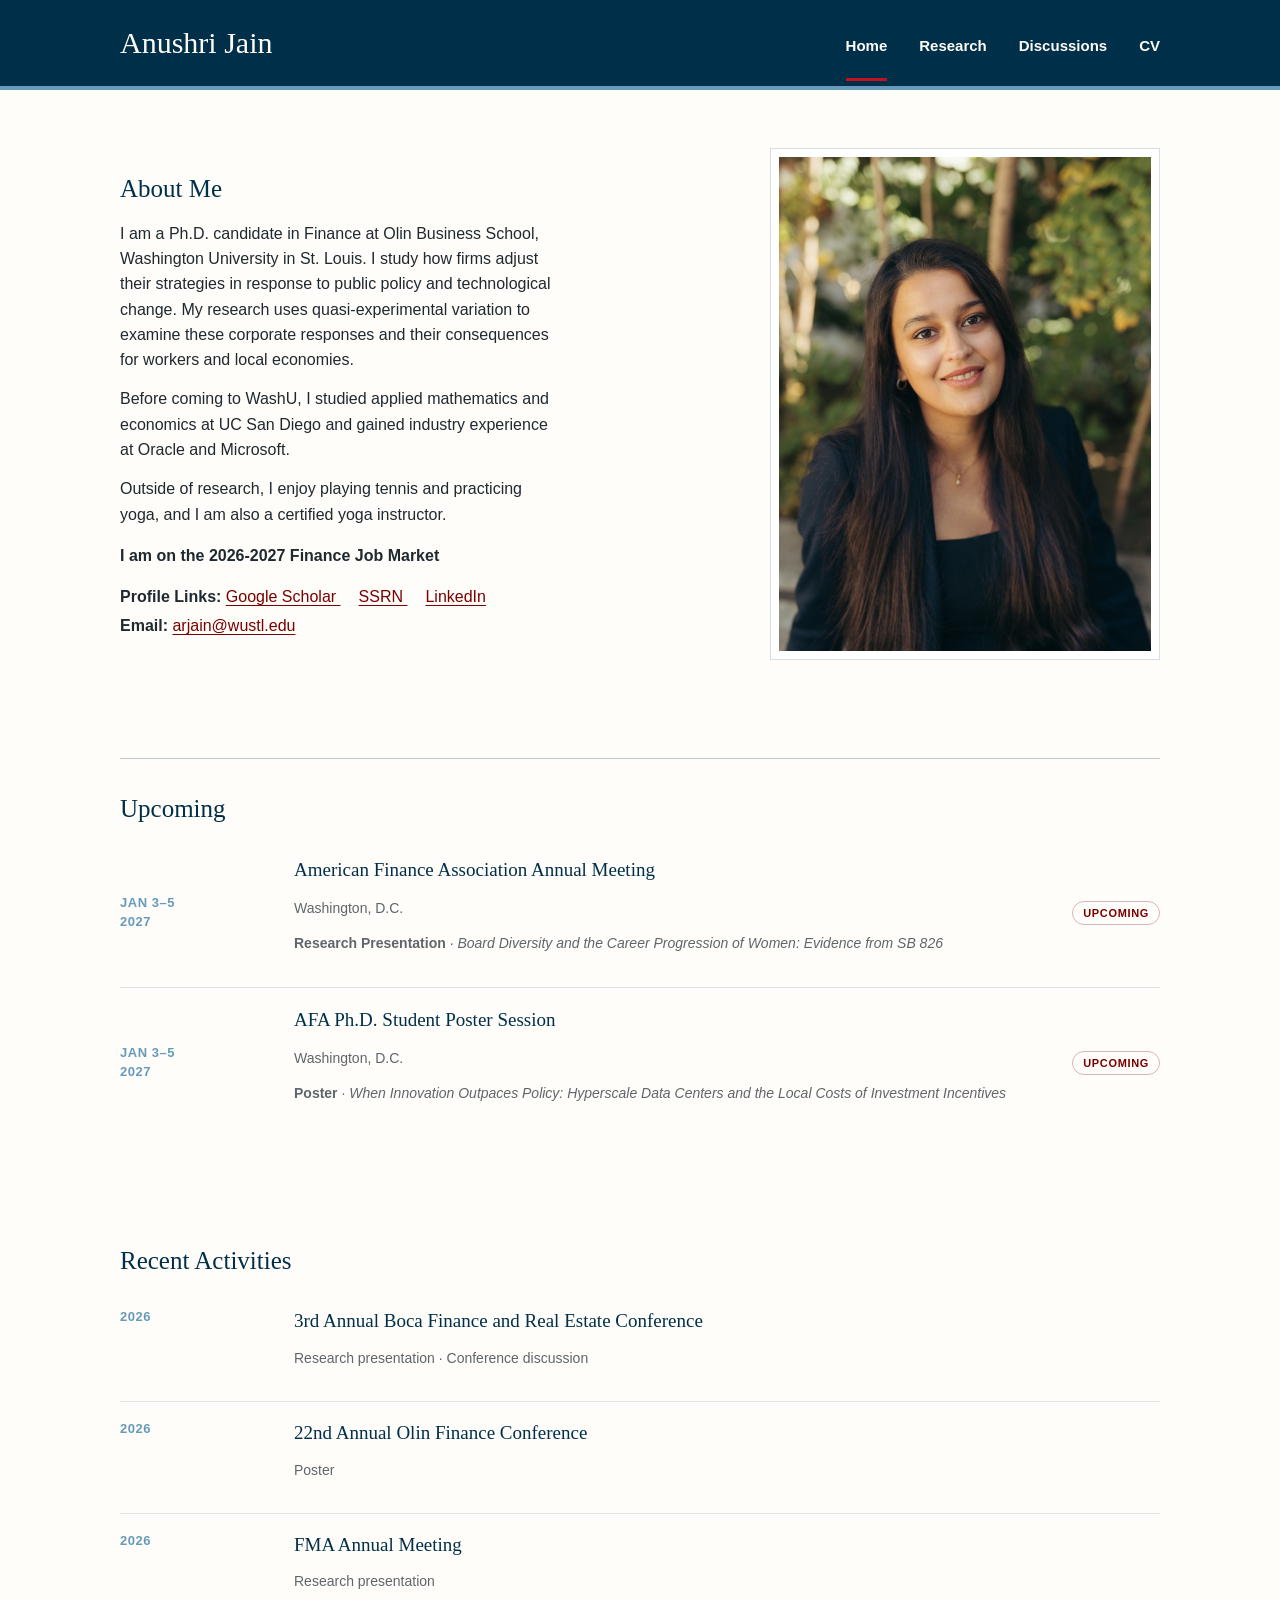
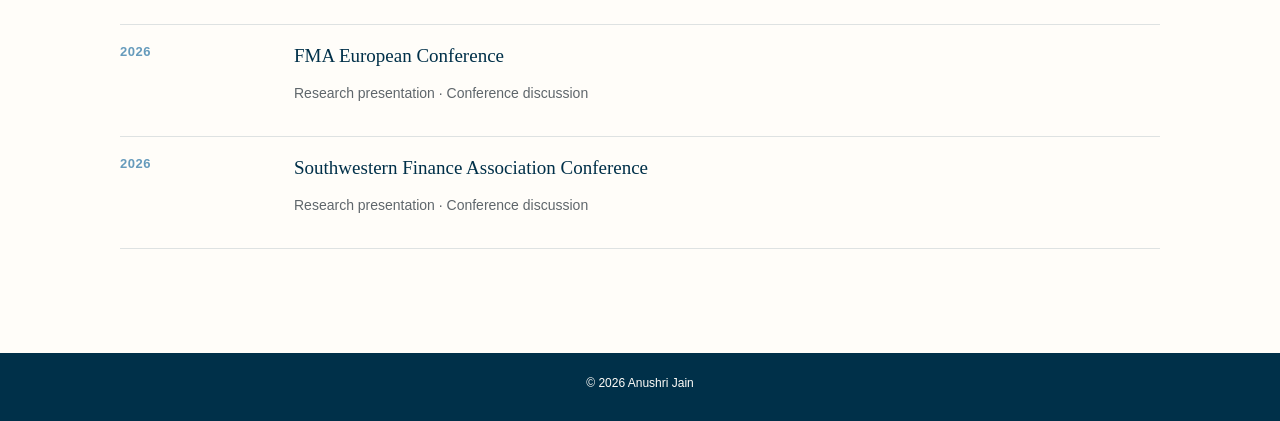
<file: index.html>
<!doctype html>
<html lang="en">
<head>
  <meta charset="utf-8">
  <meta name="viewport" content="width=device-width, initial-scale=1">

  <meta
    name="description"
    content="Anushri Jain is a Finance Ph.D. candidate at Washington University in St. Louis."
  >

  <title>Anushri Jain</title>

  <link rel="icon" href="/favicon.svg" type="image/svg+xml">
  <link rel="stylesheet" href="/styles.css?v=20260819-3">

  <style>

    .top-header{
      width:100%;
      background:#003049;
      color:#FFFCF7;
      border-bottom:4px solid #669BBC;
    }

    .top-header-inner{
      width:min(1040px,calc(100% - 44px));
      margin:0 auto;
      min-height:86px;
      display:flex;
      align-items:center;
      justify-content:space-between;
      gap:36px;
    }

    .header-name{
      color:#FFFCF7!important;
      text-decoration:none!important;
      font-family:Georgia,"Times New Roman",serif;
      font-size:30px;
      font-weight:400;
      line-height:1.2;
      white-space:nowrap;
    }

    .header-nav{
      display:flex;
      align-items:center;
      justify-content:flex-end;
      gap:32px;
      margin-left:auto;
    }

    .header-nav a{
      color:#FFFCF7!important;
      text-decoration:none!important;
      font:600 15px Arial,Helvetica,sans-serif;
      padding:31px 0 24px;
      border-bottom:3px solid transparent;
      white-space:nowrap;
    }

    .header-nav a:hover{
      color:#fff!important;
      border-bottom-color:#669BBC;
    }

    .header-nav a[aria-current="page"]{
      color:#fff!important;
      border-bottom-color:#C1121F;
    }


    /* ---------- Activities ---------- */

    .activity-section{
      margin-top:42px;
    }

    .activity-section h2{
      margin-bottom:10px;
    }

    .activity-list{
      border-top:1px solid rgba(0,48,73,.16);
    }

    /* The section spacing already separates Upcoming from Recent Activities. */
    .upcoming-section .upcoming-item:last-child{
      border-bottom:none;
    }

    .recent-section{
      border-top:none;
    }

    .recent-section .activity-list{
      border-top:none;
    }

    .activity-item{
      display:grid;
      grid-template-columns:150px 1fr;
      gap:24px;
      padding:18px 0;
      border-bottom:1px solid rgba(0,48,73,.13);
      align-items:start;
    }

    .activity-date{
      color:#669BBC;
      font:700 13px Arial,Helvetica,sans-serif;
      letter-spacing:.04em;
      text-transform:uppercase;
      line-height:1.45;
    }

    .activity-title{
      margin:0 0 5px;
      color:#003049;
      font-family:Georgia,"Times New Roman",serif;
      font-size:19px;
      line-height:1.35;
    }

    .activity-meta{
      margin:0;
      color:#5f666b;
      font-size:14px;
      line-height:1.5;
    }


    /* ---------- Upcoming ---------- */

    .upcoming-item{
      display:grid;
      grid-template-columns:150px 1fr auto;
      gap:24px;
      padding:19px 0;
      border-bottom:1px solid rgba(0,48,73,.13);
      align-items:center;
    }

    .upcoming-item:first-child{
      border-top:1px solid rgba(0,48,73,.16);
    }

    .upcoming-place{
      margin:4px 0 0;
      color:#5f666b;
      font-size:14px;
    }

    .upcoming-badge{
      color:#780000;
      border:1px solid rgba(120,0,0,.28);
      border-radius:999px;
      padding:5px 10px;
      font:700 11px Arial,Helvetica,sans-serif;
      letter-spacing:.06em;
      text-transform:uppercase;
      white-space:nowrap;
    }


    /* Desktop alignment:
       divider lines end at same right edge as portrait */

    @media(min-width:761px){

      .content-block{
        max-width:100%;
      }

      .content-block > p{
        max-width:850px;
      }

    }


    /* ---------- Mobile ---------- */

    @media(max-width:760px){

      .top-header-inner{
        width:min(100% - 28px,1040px);
        padding:17px 0 0;
        min-height:auto;
        flex-direction:column;
        align-items:flex-start;
        gap:6px;
      }

      .header-nav{
        width:100%;
        margin-left:0;
        justify-content:flex-start;
        gap:20px;
        overflow-x:auto;
      }

      .header-nav a{
        padding:12px 0 11px;
      }

      .header-name{
        font-size:27px;
      }

      .activity-item,
      .upcoming-item{
        grid-template-columns:1fr;
        gap:7px;
      }

      .upcoming-badge{
        justify-self:start;
      }

    }

  </style>
</head>


<body>


  <!-- HEADER -->

  <header class="top-header">

    <div class="top-header-inner">

      <a class="header-name" href="/">
        Anushri Jain
      </a>

      <nav class="header-nav" aria-label="Main navigation">

        <a href="/" aria-current="page">
          Home
        </a>

        <a href="/research/">
          Research
        </a>

        <a href="/discussions/">
          Discussions
        </a>

        <a href="/cv/">
          CV
        </a>

      </nav>

    </div>

  </header>



  <main class="page">


    <!-- ABOUT -->

    <section class="home-intro">

      <div class="home-about">

        <h1 class="section-title">
          About Me
        </h1>


        <p class="home-about-copy">

          I am a Ph.D. candidate in Finance at Olin Business School,
          Washington University in St. Louis. I study how firms adjust
          their strategies in response to public policy and technological
          change. My research uses quasi-experimental variation to examine
          these corporate responses and their consequences for workers and
          local economies.

        </p>


        <p class="home-about-copy">

          Before coming to WashU, I studied applied mathematics and economics
          at UC San Diego and gained industry experience at Oracle and Microsoft.

        </p>

        <p class="home-about-copy">

          Outside of research, I enjoy playing tennis and practicing yoga,
          and I am also a certified yoga instructor.

        </p>


        <p class="home-job-market">
          <strong>I am on the 2026-2027 Finance Job Market</strong>
        </p>


        <p class="profile-row">

          <strong>Profile Links:</strong>

          <span>
            <a
              href="https://scholar.google.com/citations?hl=en&amp;user=pGhAbaEAAAAJ"
            >
              Google Scholar
            </a>
          </span>

          <span>
            <a
              href="https://papers.ssrn.com/sol3/cf_dev/AbsByAuth.cfm?per_id=6646426"
            >
              SSRN
            </a>
          </span>

          <span>
            <a
              href="https://www.linkedin.com/in/anushri-jain-827964139/"
            >
              LinkedIn
            </a>
          </span>

        </p>


        <p class="home-email">

          <strong>Email:</strong>

          <a href="mailto:arjain@wustl.edu">
            arjain@wustl.edu
          </a>

        </p>

      </div>


      <div class="portrait-wrap">

        <img
          src="/assets/anushri-jain.jpg"
          alt="Portrait of Anushri Jain"
        >

      </div>

    </section>



    <!-- UPCOMING -->

    <section class="content-block activity-section upcoming-section">

      <h2>
        Upcoming
      </h2>



      <!-- AFA ANNUAL MEETING -->

      <div class="upcoming-item">

        <div class="activity-date">

          Jan 3–5<br>
          2027

        </div>


        <div>

          <p class="activity-title">
            American Finance Association Annual Meeting
          </p>

          <p class="upcoming-place">
            Washington, D.C.
          </p>

          <p class="activity-meta">

            <strong>
              Research Presentation
            </strong>

            ·

            <em>
              Board Diversity and the Career Progression of Women:
              Evidence from SB 826
            </em>

          </p>

        </div>


        <span class="upcoming-badge">
          Upcoming
        </span>

      </div>



      <!-- AFA PHD STUDENT POSTER SESSION -->

      <div class="upcoming-item">

        <div class="activity-date">

          Jan 3–5<br>
          2027

        </div>


        <div>

          <p class="activity-title">
            AFA Ph.D. Student Poster Session
          </p>

          <p class="upcoming-place">
            Washington, D.C.
          </p>

          <p class="activity-meta">

            <strong>
              Poster
            </strong>

            ·

            <em>
              When Innovation Outpaces Policy:
              Hyperscale Data Centers and the Local Costs of Investment Incentives
            </em>

          </p>

        </div>


        <span class="upcoming-badge">
          Upcoming
        </span>

      </div>


    </section>



    <!-- RECENT ACTIVITIES -->

    <section class="content-block activity-section recent-section">

      <h2>
        Recent Activities
      </h2>


      <div class="activity-list">

        <div class="activity-item">

          <div class="activity-date">
            2026
          </div>

          <div>

            <p class="activity-title">
              3rd Annual Boca Finance and Real Estate Conference
            </p>

            <p class="activity-meta">
              Research presentation · Conference discussion
            </p>

          </div>

        </div>


        <div class="activity-item">

          <div class="activity-date">
            2026
          </div>

          <div>

            <p class="activity-title">
              22nd Annual Olin Finance Conference
            </p>

            <p class="activity-meta">
              Poster
            </p>

          </div>

        </div>


        <!-- FMA ANNUAL MEETING -->

        <div class="activity-item">

          <div class="activity-date">
            2026
          </div>


          <div>

            <p class="activity-title">
              FMA Annual Meeting
            </p>

            <p class="activity-meta">
              Research presentation
            </p>

          </div>

        </div>



        <!-- FMA EUROPE -->

        <div class="activity-item">

          <div class="activity-date">
            2026
          </div>


          <div>

            <p class="activity-title">
              FMA European Conference
            </p>

            <p class="activity-meta">
              Research presentation · Conference discussion
            </p>

          </div>

        </div>



        <!-- SWFA -->

        <div class="activity-item">

          <div class="activity-date">
            2026
          </div>


          <div>

            <p class="activity-title">
              Southwestern Finance Association Conference
            </p>

            <p class="activity-meta">
              Research presentation · Conference discussion
            </p>

          </div>

        </div>
      </div>

    </section>


  </main>



  <footer class="footer">

    © 2026 Anushri Jain

  </footer>


</body>
</html>
</file>
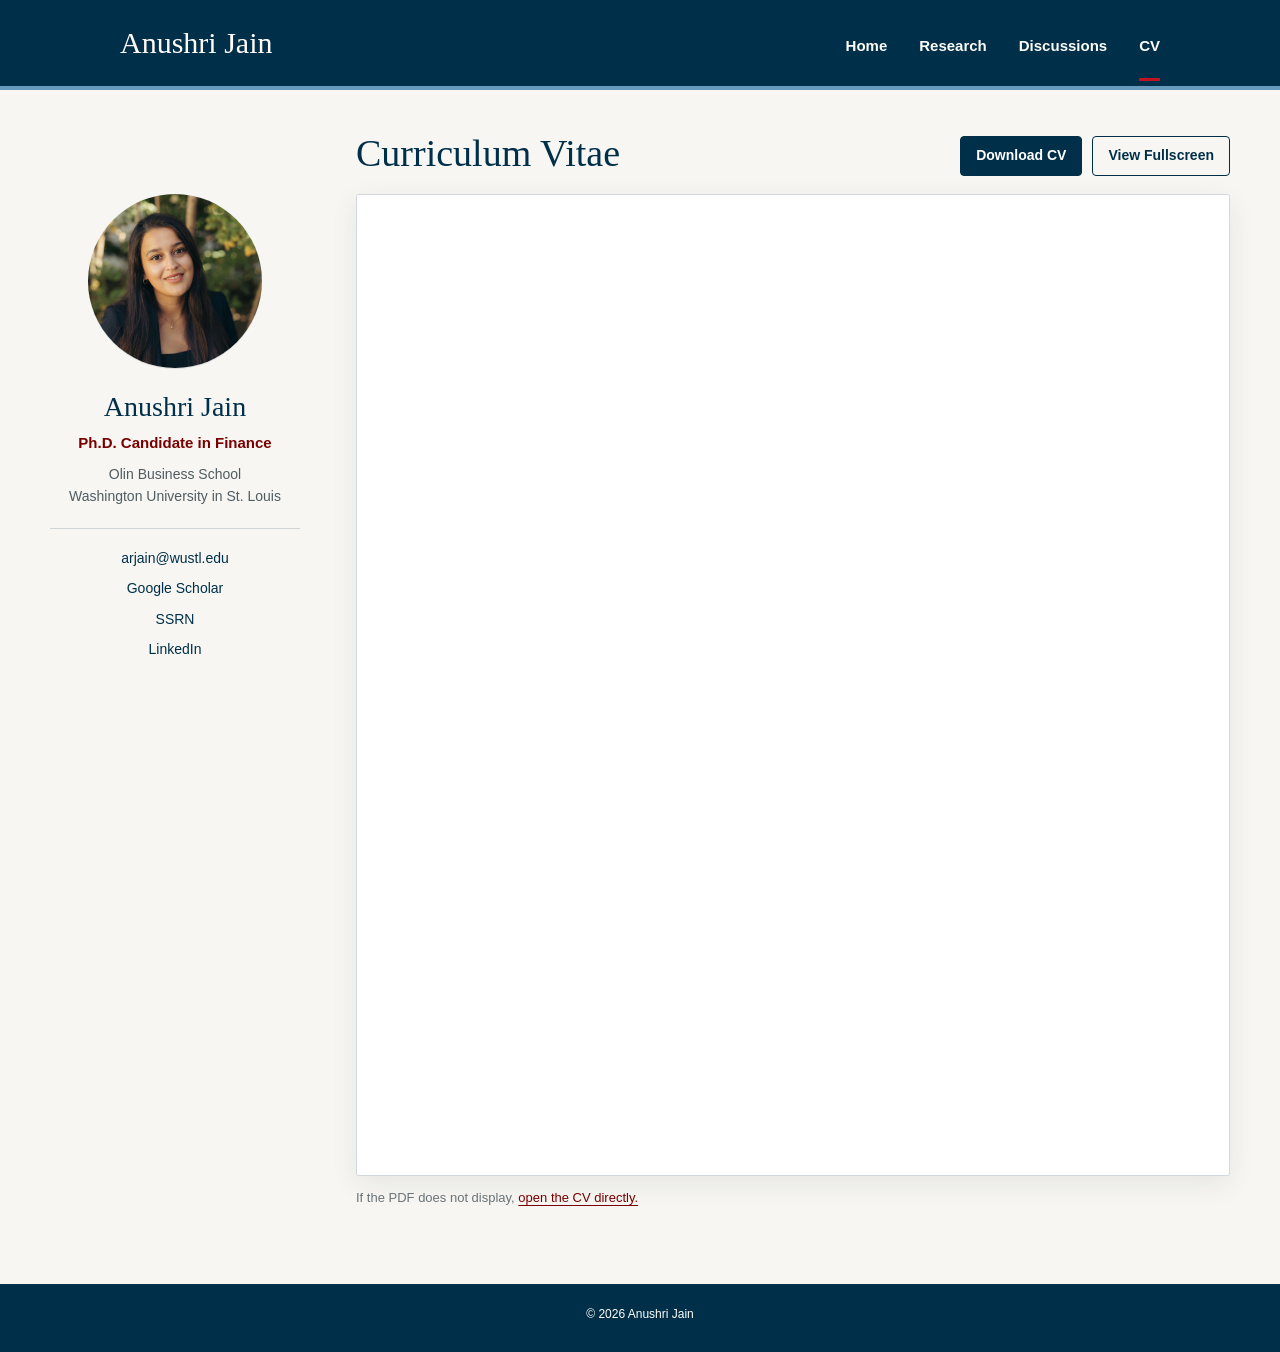
<file: cv/index.html>
<!doctype html>
<html lang="en">
<head>
  <meta charset="utf-8">
  <meta name="viewport" content="width=device-width, initial-scale=1">
  <meta name="description" content="Curriculum vitae of Anushri Jain.">
  <title>CV | Anushri Jain</title>

  <link rel="icon" href="/favicon.svg" type="image/svg+xml">
  <link rel="stylesheet" href="/styles.css?v=20260819-3">
  <link rel="stylesheet" href="/cv/cv.css?v=20261107-2">

  <style>
    .top-header {
      width: 100%;
      background: #003049;
      color: #FFFCF7;
      border-bottom: 4px solid #669BBC;
    }

    .top-header-inner {
      width: min(1040px, calc(100% - 44px));
      margin: 0 auto;
      min-height: 86px;
      display: flex;
      align-items: center;
      justify-content: space-between;
      gap: 36px;
    }

    .header-name {
      color: #FFFCF7 !important;
      text-decoration: none !important;
      font-family: Georgia, "Times New Roman", serif;
      font-size: 30px;
      font-weight: 400;
      white-space: nowrap;
    }

    .header-nav {
      display: flex;
      align-items: center;
      justify-content: flex-end;
      gap: 32px;
      margin-left: auto;
    }

    .header-nav a {
      color: #FFFCF7 !important;
      text-decoration: none !important;
      font: 600 15px Arial, Helvetica, sans-serif;
      padding: 31px 0 24px;
      border-bottom: 3px solid transparent;
      white-space: nowrap;
    }

    .header-nav a:hover {
      color: #fff !important;
      border-bottom-color: #669BBC;
    }

    .header-nav a[aria-current="page"] {
      color: #fff !important;
      border-bottom-color: #C1121F;
    }

    @media(max-width:760px) {
      .top-header-inner {
        width: min(100% - 28px,1040px);
        padding: 17px 0 0;
        min-height: auto;
        flex-direction: column;
        align-items: flex-start;
        gap: 6px;
      }

      .header-nav {
        width: 100%;
        margin-left: 0;
        justify-content: flex-start;
        gap: 20px;
        overflow-x: auto;
      }

      .header-nav a {
        padding: 12px 0 11px;
      }

      .header-name {
        font-size: 27px;
      }
    }
  </style>
</head>

<body>

<header class="top-header">
  <div class="top-header-inner">
    <a class="header-name" href="/">Anushri Jain</a>

    <nav class="header-nav" aria-label="Main navigation">
      <a href="/">Home</a>
      <a href="/research/">Research</a>
      <a href="/discussions/">Discussions</a>
      <a href="/cv/" aria-current="page">CV</a>
    </nav>
  </div>
</header>

<main class="cv-page">

  <aside class="cv-sidebar">
    <div class="sidebar-photo-wrap">
      <img
        class="sidebar-photo"
        src="/assets/anushri-jain.jpg"
        alt="Portrait of Anushri Jain">
    </div>

    <h1>Anushri Jain</h1>

    <p class="sidebar-role">Ph.D. Candidate in Finance</p>

    <p class="sidebar-school">
      Olin Business School<br>
      Washington University in St. Louis
    </p>

    <nav class="sidebar-links" aria-label="Contact and profile links">
      <a href="mailto:arjain@wustl.edu">arjain@wustl.edu</a>
      <a href="https://scholar.google.com/citations?hl=en&amp;user=pGhAbaEAAAAJ" target="_blank" rel="noopener">Google Scholar</a>
      <a href="https://ssrn.com/abstract=4787312" target="_blank" rel="noopener">SSRN</a>
      <a href="https://www.linkedin.com/in/anushri-jain-827964139/" target="_blank" rel="noopener">LinkedIn</a>
    </nav>
  </aside>

  <section class="cv-main">
    <div class="cv-heading-row">
      <h1 class="cv-page-title">Curriculum Vitae</h1>

      <div class="cv-actions">
        <a
          class="cv-button primary"
          href="/assets/Anushri_Jain_CV.pdf"
          download>
          Download CV
        </a>

        <a
          class="cv-button"
          href="/assets/Anushri_Jain_CV.pdf#page=1&amp;zoom=page-width&amp;pagemode=none&amp;navpanes=0"
          target="_blank"
          rel="noopener">
          View Fullscreen
        </a>
      </div>
    </div>

    <div class="cv-frame-wrap">
      <iframe
        class="cv-frame"
        src="/assets/Anushri_Jain_CV.pdf#page=1&amp;zoom=page-width&amp;pagemode=none&amp;navpanes=0"
        title="Anushri Jain Curriculum Vitae"
        loading="eager">
      </iframe>
    </div>

    <p class="cv-fallback">
      If the PDF does not display,
      <a href="/assets/Anushri_Jain_CV.pdf#page=1&amp;zoom=page-width&amp;pagemode=none&amp;navpanes=0" target="_blank" rel="noopener">open the CV directly.</a>
    </p>
  </section>

</main>

<footer class="footer">© 2026 Anushri Jain</footer>

</body>
</html>
</file>
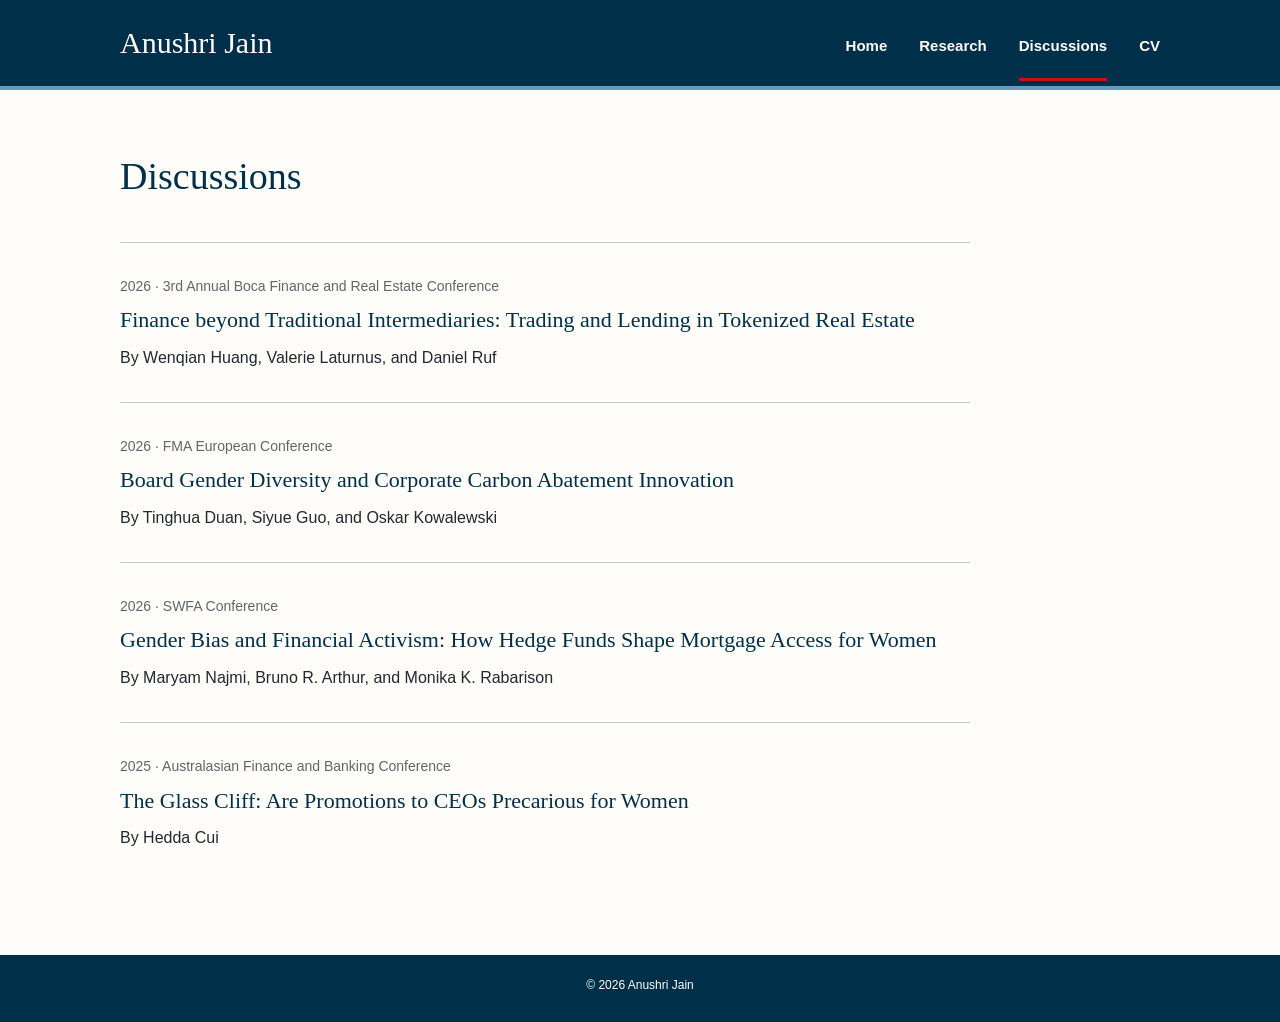
<file: discussions/index.html>
<!doctype html>
<html lang="en">
<head><meta charset="utf-8"><meta name="viewport" content="width=device-width, initial-scale=1"><meta name="description" content="Conference discussions by Anushri Jain."><title>Discussions | Anushri Jain</title><link rel="icon" href="/favicon.svg" type="image/svg+xml"><link rel="stylesheet" href="/styles.css?v=20260819-3">
  <style>
    .top-header{width:100%;background:#003049;color:#FFFCF7;border-bottom:4px solid #669BBC;}
    .top-header-inner{width:min(1040px,calc(100% - 44px));margin:0 auto;min-height:86px;display:flex;align-items:center;justify-content:space-between;gap:36px;}
    .header-name{color:#FFFCF7!important;text-decoration:none!important;font-family:Georgia,"Times New Roman",serif;font-size:30px;font-weight:400;line-height:1.2;white-space:nowrap;}
    .header-nav{display:flex;align-items:center;justify-content:flex-end;gap:32px;margin-left:auto;}
    .header-nav a{color:#FFFCF7!important;text-decoration:none!important;font:600 15px Arial,Helvetica,sans-serif;padding:31px 0 24px;border-bottom:3px solid transparent;white-space:nowrap;}
    .header-nav a:hover{color:#fff!important;border-bottom-color:#669BBC;}
    .header-nav a[aria-current="page"]{color:#fff!important;border-bottom-color:#C1121F;}
    @media(max-width:760px){.top-header-inner{width:min(100% - 28px,1040px);padding:17px 0 0;min-height:auto;flex-direction:column;align-items:flex-start;gap:6px}.header-nav{width:100%;margin-left:0;justify-content:flex-start;gap:20px;overflow-x:auto}.header-nav a{padding:12px 0 11px}.header-name{font-size:27px}}
  </style>
</head>
<body>
<header class="top-header">
  <div class="top-header-inner">
    <a class="header-name" href="/">Anushri Jain</a>
    <nav class="header-nav" aria-label="Main navigation">
      <a href="/">Home</a>
      <a href="/research/">Research</a>
      <a href="/discussions/" aria-current="page">Discussions</a>
      <a href="/cv/">CV</a>
    </nav>
  </div>
</header>
<main class="page">
  <header class="simple-page-header"><h1>Discussions</h1></header>
  <article class="discussion"><p class="year">2026 · 3rd Annual Boca Finance and Real Estate Conference</p><h2>Finance beyond Traditional Intermediaries: Trading and Lending in Tokenized Real Estate</h2><p>By Wenqian Huang, Valerie Laturnus, and Daniel Ruf</p></article>
  <article class="discussion"><p class="year">2026 · FMA European Conference</p><h2>Board Gender Diversity and Corporate Carbon Abatement Innovation</h2><p>By Tinghua Duan, Siyue Guo, and Oskar Kowalewski</p></article>
  <article class="discussion"><p class="year">2026 · SWFA Conference</p><h2>Gender Bias and Financial Activism: How Hedge Funds Shape Mortgage Access for Women</h2><p>By Maryam Najmi, Bruno R. Arthur, and Monika K. Rabarison</p></article>
  <article class="discussion"><p class="year">2025 · Australasian Finance and Banking Conference</p><h2>The Glass Cliff: Are Promotions to CEOs Precarious for Women</h2><p>By Hedda Cui</p></article>
</main>
<footer class="footer">© 2026 Anushri Jain</footer>
</body>
</html>
</file>
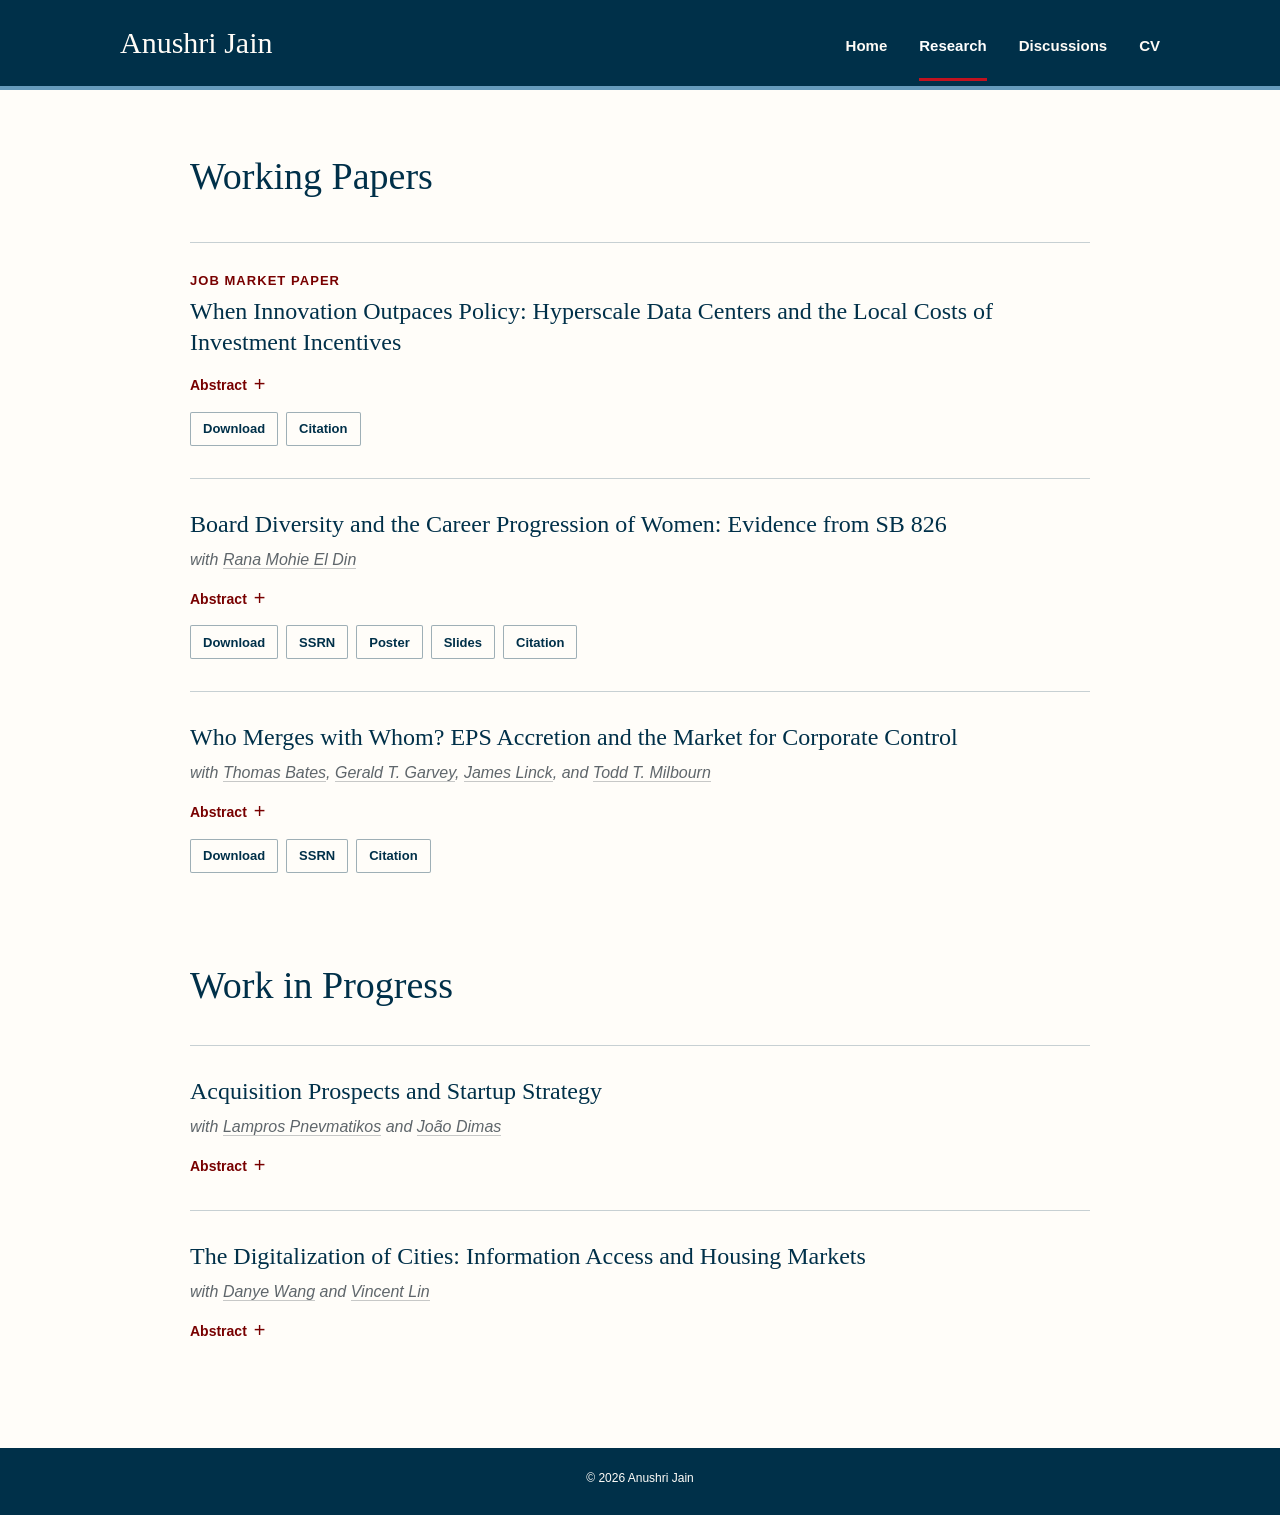
<file: research/index.html>
<!doctype html>
<html lang="en">
<head>
<meta charset="utf-8">
<meta name="viewport" content="width=device-width,initial-scale=1">
<meta name="description" content="Research by Anushri Jain.">
<title>Research | Anushri Jain</title>
<link rel="icon" href="/favicon.svg" type="image/svg+xml">
<link rel="stylesheet" href="/styles.css?v=20260819-3">
<style>
.top-header{width:100%;background:#003049;color:#FFFCF7;border-bottom:4px solid #669BBC}
.top-header-inner{width:min(1040px,calc(100% - 44px));margin:0 auto;min-height:86px;display:flex;align-items:center;justify-content:space-between;gap:36px}
.header-name{color:#FFFCF7!important;text-decoration:none!important;font-family:Georgia,"Times New Roman",serif;font-size:30px;font-weight:400;line-height:1.2;white-space:nowrap}
.header-nav{display:flex;align-items:center;justify-content:flex-end;gap:32px;margin-left:auto}
.header-nav a{color:#FFFCF7!important;text-decoration:none!important;font:600 15px Arial,Helvetica,sans-serif;padding:31px 0 24px;border-bottom:3px solid transparent;white-space:nowrap}
.header-nav a:hover{color:#fff!important;border-bottom-color:#669BBC}
.header-nav a[aria-current="page"]{color:#fff!important;border-bottom-color:#C1121F}
.research-page{max-width:900px}
.research-paper{padding:30px 0 32px;border-top:1px solid rgba(0,48,73,.22)}
.research-paper:first-of-type{padding-top:30px}
.research-paper h2{margin:0 0 8px;color:#003049;font-family:Georgia,"Times New Roman",serif;font-size:24px;font-weight:400;line-height:1.3}
.jmp-label{margin:0 0 8px;color:#780000;font:700 13px Arial,Helvetica,sans-serif;letter-spacing:.08em;text-transform:uppercase}
.coauthors{margin:0 0 12px;color:#5f666b;font-style:italic;line-height:1.5}
.coauthors a{color:#5f666b;text-decoration:none;border-bottom:1px solid rgba(95,102,107,.35)}
.coauthors a:hover{color:#003049;border-bottom-color:#003049}
.paper-links{display:flex;flex-wrap:wrap;gap:8px;margin:14px 0 0}
.paper-action{display:inline-flex;align-items:center;justify-content:center;min-height:34px;padding:6px 12px;background:#FFFDF9;color:#003049;border:1px solid rgba(0,48,73,.38);border-radius:2px;font:600 13px Arial,Helvetica,sans-serif;line-height:1;text-decoration:none;cursor:pointer;transition:.15s}
.paper-action:hover,.paper-action:focus{background:#003049;color:#FFFDF9;border-color:#003049;outline:none}
.citation-panel{display:none;max-width:760px;margin-top:12px;padding:16px 18px;background:rgba(102,155,188,.08);border-left:3px solid #669BBC}
.citation-panel.show{display:block}
.citation-panel pre{margin:0;white-space:pre-wrap;overflow-wrap:anywhere;color:#1f2930;font:13px/1.55 "Courier New",Courier,monospace}
.citation-tools{margin-top:10px}
.copy-citation{padding:0;border:0;background:none;color:#780000;font:600 13px Arial,Helvetica,sans-serif;text-decoration:underline;text-underline-offset:3px;cursor:pointer}
details.abstract{margin-top:14px}
details.abstract summary{list-style:none;cursor:pointer;display:inline-flex;align-items:center;gap:7px;color:#780000;font-family:Arial,Helvetica,sans-serif;font-size:14px;font-weight:700;user-select:none}
details.abstract summary::-webkit-details-marker{display:none}
details.abstract summary::after{content:"+";display:inline-block;color:#780000;font-size:20px;font-weight:400;line-height:1;transform:translateY(-1px)}
details.abstract[open] summary::after{content:"−"}
.abstract-text{margin-top:14px;max-width:830px;color:#1f2930;font-size:15px;line-height:1.65}
.abstract-text p{margin:0}
.wip-header{margin-top:42px;padding-top:8px}
.wip-header h1{margin-bottom:4px}
@media(max-width:760px){
.top-header-inner{width:min(100% - 28px,1040px);padding:17px 0 0;min-height:auto;flex-direction:column;align-items:flex-start;gap:6px}
.header-nav{width:100%;margin-left:0;justify-content:flex-start;gap:20px;overflow-x:auto}
.header-nav a{padding:12px 0 11px}
.header-name{font-size:27px}
.research-paper h2{font-size:21px}
}
</style>
</head>
<body>
<header class="top-header">
<div class="top-header-inner">
<a class="header-name" href="/">Anushri Jain</a>
<nav class="header-nav" aria-label="Main navigation">
<a href="/">Home</a>
<a href="/research/" aria-current="page">Research</a>
<a href="/discussions/">Discussions</a>
<a href="/cv/">CV</a>
</nav>
</div>
</header>

<main class="page research-page">
<header class="simple-page-header"><h1>Working Papers</h1></header>

<article class="research-paper">
<p class="jmp-label">Job Market Paper</p>
<h2>When Innovation Outpaces Policy: Hyperscale Data Centers and the Local Costs of Investment Incentives</h2>
<details class="abstract">
<summary>Abstract</summary>
<div class="abstract-text"><p>Governments increasingly offer tax incentives to attract capital-intensive projects with the goal of generating tax revenue and creating jobs. While these policies attract investment, whether they generate local returns and how these returns vary with project size remains an open question. Exploiting the staggered adoption of state data center tax incentives and county-level variation in proximity to major water bodies, I study how these incentives affect public finances, employment, local resources, and political outcomes. I report three key findings. First, incentives increase local government revenues and expenditures. Spending increases for local amenities, rather than infrastructure to support data centers. Second, employment rises in complementary industries, but overall employment falls. This pattern, accompanied by increases in local resource prices, is consistent with data centers competing for scarce resources and crowding out employment in other industries. Third, the local economic and political effects differ before and after the transition toward larger data centers. States that adopt incentives early experience limited effects on electricity rates and farmland prices, and local incumbents are more likely to be reelected. In states that adopt incentives following the transition to larger facilities, exposure raises electricity rates and developed land prices, lowers farmland prices, and makes incumbents less likely to be reelected. These findings show that incentives for capital-intensive investment can strengthen local public finances while generating unintended economic and political consequences as subsidized projects grow larger.</p></div>
</details>

<div class="paper-links">
<a class="paper-action" href="/assets/when-innovation-outpaces-policy.pdf" download>Download</a>
<button class="paper-action" type="button" aria-expanded="false" aria-controls="data-centers-citation" onclick="toggleCitation(this,'data-centers-citation')">Citation</button>
</div>

<div id="data-centers-citation" class="citation-panel">
<pre id="data-centers-bibtex">@techreport{Jain2026DataCenters,
  author = {Jain, Anushri},
  title = {When Innovation Outpaces Policy: Hyperscale Data Centers and the Local Costs of Investment Incentives},
  year = {2026},
  type = {Job Market Paper},
  institution = {Washington University in St. Louis},
  url = {https://jainanushri.com/assets/when-innovation-outpaces-policy.pdf}
}</pre>
<div class="citation-tools"><button class="copy-citation" type="button" onclick="copyCitation('data-centers-bibtex',this)">Copy BibTeX</button></div>
</div>
</article>

<article class="research-paper">
<h2>Board Diversity and the Career Progression of Women: Evidence from SB 826</h2>
<p class="coauthors">with <a href="https://www.ranamohie.com/" target="_blank" rel="noopener">Rana Mohie El Din</a></p>
<details class="abstract">
<summary>Abstract</summary>
<div class="abstract-text"><p>Over the past two decades, many countries have implemented board gender quotas to increase female representation on corporate boards. By design, these mandates mechanically increase female representation at the executive level. What remains unclear is their broader impact on women in entry-level and mid management level roles. We examine these effects using California’s 2018 board gender quota as a natural experiment and a novel employer–employee dataset. We find increased hiring and promotion, with no overall change in exit rates. Entry-level women experience increased hiring and improved retention, while mid-management shows increased hiring and internal advancement. To investigate potential mechanisms, we examine employee ratings from Glassdoor and find improvements in workplace culture, compensation and benefits, career opportunities, and work-life balance. The effects on hiring, promotions, and Glassdoor ratings are stronger in firms where female directors serve on board committees and have greater decision-making authority. Taken together, our findings suggest that female representation on boards can improve women’s career opportunities within firms, particularly when female directors have the authority to influence firm policies.</p></div>
</details>

<div class="paper-links">
<a class="paper-action" href="/assets/board-diversity-sb826-paper.pdf" download>Download</a>
<a class="paper-action" href="https://papers.ssrn.com/sol3/papers.cfm?abstract_id=4787312" target="_blank" rel="noopener">SSRN</a>
<a class="paper-action" href="/assets/board-diversity-sb826-poster.pdf" target="_blank" rel="noopener">Poster</a>
<a class="paper-action" href="/assets/board-diversity-sb826-slides.pdf" target="_blank" rel="noopener">Slides</a>
<button class="paper-action" type="button" aria-expanded="false" aria-controls="board-diversity-citation" onclick="toggleCitation(this,'board-diversity-citation')">Citation</button>
</div>

<div id="board-diversity-citation" class="citation-panel">
<pre id="board-diversity-bibtex">@techreport{JainMohieElDin2026,
  author = {Jain, Anushri and Mohie El Din, Rana},
  title = {Board Diversity and the Career Progression of Women: Evidence from SB 826},
  year = {2026},
  type = {Working Paper},
  url = {https://papers.ssrn.com/sol3/papers.cfm?abstract_id=4787312}
}</pre>
<div class="citation-tools"><button class="copy-citation" type="button" onclick="copyCitation('board-diversity-bibtex',this)">Copy BibTeX</button></div>
</div>
</article>

<article class="research-paper">
<h2>Who Merges with Whom? EPS Accretion and the Market for Corporate Control</h2>
<p class="coauthors">with <a href="https://sites.google.com/asu.edu/twbates/home" target="_blank" rel="noopener">Thomas Bates</a>, <a href="https://www.blackrock.com/us/individual/biographies/gerald-garvey" target="_blank" rel="noopener">Gerald T. Garvey</a>, <a href="https://www.smu.edu/cox/academics/faculty/james-linck" target="_blank" rel="noopener">James Linck</a>, and <a href="https://www.smu.edu/cox/academics/faculty/todd-milbourn" target="_blank" rel="noopener">Todd T. Milbourn</a></p>
<details class="abstract">
<summary>Abstract</summary>
<div class="abstract-text"><p>We examine the role of expected EPS effects (possible accretion/dilution) in shaping merger activity. We find robust evidence that the number of EPS-accretive bidders – buyers that could increase earnings per share when buying the target – is a strong predictor of both overall merger activity and the likelihood of a firm becoming a target. Similarly, the number of EPS-accretive targets predicts which firms are likely to become acquirers, especially when the acquirer’s executive pay is more sensitive to earnings. The effect of accretion opportunities on takeover likelihood was substantially larger before the 2001 elimination of pooling-of-interests accounting, when acquirers could more easily preserve reported earnings. Our results suggest that EPS incentives remain central in explaining merger activity and who merges with whom. The effect is specific to earnings: comparable counts based on book value have little incremental predictive power. It is also concentrated among large acquirers.</p></div>
</details>

<div class="paper-links">
<a class="paper-action" href="/assets/who-merges-with-whom-eps-accretion.pdf" download>Download</a>
<a class="paper-action" href="https://papers.ssrn.com/sol3/papers.cfm?abstract_id=7687738" target="_blank" rel="noopener">SSRN</a>
<button class="paper-action" type="button" aria-expanded="false" aria-controls="eps-mergers-citation" onclick="toggleCitation(this,'eps-mergers-citation')">Citation</button>
</div>

<div id="eps-mergers-citation" class="citation-panel">
<pre id="eps-mergers-bibtex">@techreport{BatesGarveyJainLinckMilbourn2026,
  author = {Bates, Thomas and Garvey, Gerald T. and Jain, Anushri and Linck, James and Milbourn, Todd T.},
  title = {Who Merges with Whom? EPS Accretion and the Market for Corporate Control},
  year = {2026},
  type = {Working Paper},
  url = {https://papers.ssrn.com/sol3/papers.cfm?abstract_id=7687738}
}</pre>
<div class="citation-tools"><button class="copy-citation" type="button" onclick="copyCitation('eps-mergers-bibtex',this)">Copy BibTeX</button></div>
</div>
</article>

<header class="simple-page-header wip-header"><h1>Work in Progress</h1></header>

<article class="research-paper">
<h2>Acquisition Prospects and Startup Strategy</h2>
<p class="coauthors">with <a href="https://pnevmatikos.com/" target="_blank" rel="noopener">Lampros Pnevmatikos</a> and <a href="https://www.joaodimas.com/" target="_blank" rel="noopener">João Dimas</a></p>
<details class="abstract">
<summary>Abstract</summary>
<div class="abstract-text"><p>We study how acquisition prospects shape startup strategy. Acquisitions provide an important exit channel for entrepreneurial firms and can therefore affect decisions made well before an exit occurs. We examine how startups adjust product-development and hiring strategies when the likelihood of acquisition declines. Our analysis asks whether reduced acquisition prospects cause startups to invest more heavily in building durable standalone businesses and how these changes affect the composition of their workforce and product-development choices. The project provides evidence on how expected exit opportunities influence real decisions inside young firms.</p></div>
</details>
</article>

<article class="research-paper">
<h2>The Digitalization of Cities: Information Access and Housing Markets</h2>
<p class="coauthors">with <a href="https://www.danye-wang.net/" target="_blank" rel="noopener">Danye Wang</a> and <a href="https://olin.washu.edu/doctoral-student/yongzhao-vincent-lin" target="_blank" rel="noopener">Vincent Lin</a></p>
<details class="abstract">
<summary>Abstract</summary>
<div class="abstract-text"><p>We study whether municipal open-data initiatives affect housing markets by reducing information frictions. Local governments increasingly provide public records through centralized online data portals, making information about properties, permits, infrastructure, and local conditions easier for households and market participants to access. We examine whether the introduction of these portals improves housing-market liquidity by lowering the cost of acquiring and verifying local information. We study changes in transaction activity and other measures of market liquidity around the adoption of municipal open-data portals. The project sheds light on how improvements in public information infrastructure affect real-estate markets.</p></div>
</details>
</article>
</main>

<footer class="footer">© 2026 Anushri Jain</footer>

<script>
function toggleCitation(button,panelId){
  const panel=document.getElementById(panelId);
  const isOpen=panel.classList.toggle('show');
  button.setAttribute('aria-expanded',isOpen?'true':'false');
}
function copyCitation(sourceId,button){
  const txt=document.getElementById(sourceId).innerText;
  navigator.clipboard.writeText(txt).then(function(){
    const old=button.textContent;
    button.textContent='Copied';
    setTimeout(function(){button.textContent=old;},1400);
  });
}
</script>
</body>
</html>
</file>
<file: styles.css>
:root {
  --cream: #FFFDF9;
  --navy: #003049;
  --blue: #669BBC;
  --red: #C1121F;
  --deep-red: #780000;
  --text: #1f2930;
  --muted: #5f666b;
  --line: rgba(0,48,73,.25);
  --max: 1040px;
}

* { box-sizing: border-box; }
html { scroll-behavior: smooth; }
body {
  margin: 0;
  background: var(--cream);
  color: var(--text);
  font-family: Arial, Helvetica, sans-serif;
  font-size: 16px;
  line-height: 1.58;
}

a { color: var(--deep-red); text-decoration: underline; text-underline-offset: 3px; }
a:hover { color: var(--red); }
img { max-width: 100%; display: block; }

/* Unified top header */
.top-header {
  width: 100%;
  background: var(--navy);
  color: var(--cream);
  border-bottom: 5px solid var(--blue);
}
.top-header-inner {
  width: min(var(--max), calc(100% - 44px));
  margin: 0 auto;
  min-height: 92px;
  display: flex;
  align-items: center;
  justify-content: space-between;
  gap: 36px;
}
.header-name {
  color: var(--cream);
  text-decoration: none;
  font-family: Georgia, "Times New Roman", serif;
  font-size: 30px;
  font-weight: 400;
  line-height: 1.2;
}
.header-name:hover { color: var(--cream); }
.header-nav {
  display: flex;
  align-items: center;
  gap: 32px;
  font-size: 15px;
}
.header-nav a {
  color: var(--cream);
  text-decoration: none;
  padding: 34px 0 27px;
  border-bottom: 3px solid transparent;
  font-weight: 600;
}
.header-nav a:hover {
  color: #ffffff;
  border-bottom-color: var(--blue);
}
.header-nav a[aria-current="page"] {
  color: #ffffff;
  border-bottom-color: var(--red);
}

.page {
  width: min(var(--max), calc(100% - 44px));
  margin: 0 auto;
  padding: 48px 0 72px;
}

.home-intro {
  display: grid;
  grid-template-columns: 0.92fr 1.08fr;
  gap: 72px;
  align-items: center;
  padding: 10px 0 56px;
}
.home-name {
  margin: 0 0 16px;
  color: var(--navy);
  font-family: Georgia, "Times New Roman", serif;
  font-size: clamp(36px, 5vw, 50px);
  font-weight: 400;
  line-height: 1.15;
}
.home-role, .home-affiliation {
  margin: 0 0 12px;
  font-family: Georgia, "Times New Roman", serif;
  font-size: 20px;
  line-height: 1.5;
}
.home-role { color: var(--deep-red); }
.home-affiliation { margin-bottom: 0; color: var(--navy); }
.home-about-copy { margin: 0 0 14px; }
.home-about .profile-row { margin: 0; }
.home-email { margin: 4px 0 0; }
.portrait-wrap {
  justify-self: end;
  width: min(100%, 390px);
  padding: 8px;
  background: #FFFFFF;
  border: 1px solid rgba(0,48,73,.16);
}
.portrait-wrap img {
  width: 100%;
  aspect-ratio: 1205 / 1600;
  object-fit: cover;
  object-position: center 35%;
}

.content-block {
  max-width: 850px;
  padding: 30px 0 32px;
  border-top: 1px solid var(--line);
}
.content-block h2, .section-title {
  margin: 0 0 12px;
  color: var(--navy);
  font-family: Georgia, "Times New Roman", serif;
  font-size: 25px;
  font-weight: 400;
}
.content-block p { margin: 0 0 14px; }
.profile-row { margin-top: 4px; }
.profile-row span { margin-right: 18px; }
.recent p { margin-bottom: 8px; }
.contact p { margin-bottom: 3px; }

.simple-page-header { padding: 8px 0 26px; max-width: 850px; }
.simple-page-header h1 {
  margin: 0 0 10px;
  color: var(--navy);
  font-family: Georgia, "Times New Roman", serif;
  font-size: 38px;
  font-weight: 400;
}
.simple-page-header p { margin: 0; color: var(--muted); }

.paper, .discussion, .cv-section {
  max-width: 850px;
  padding: 26px 0;
  border-top: 1px solid var(--line);
}
.paper h2, .discussion h2, .cv-section h2 {
  margin: 0 0 7px;
  color: var(--navy);
  font-family: Georgia, "Times New Roman", serif;
  font-size: 22px;
  font-weight: 400;
}
.paper p, .discussion p, .cv-section p { margin: 6px 0; }
.coauthors { color: var(--muted); font-style: italic; }
.label { color: var(--navy); font-weight: 700; }
.year { color: var(--muted); font-size: 14px; }
.cv-link { margin-top: 8px; }

.footer {
  width: 100%;
  margin: 0;
  padding: 20px 22px 28px;
  border-top: 1px solid var(--line);
  color: var(--cream);
  background: var(--navy);
  text-align: center;
  font-size: 12px;
}

@media (max-width: 760px) {
  .top-header-inner {
    min-height: auto;
    padding: 20px 0 0;
    flex-direction: column;
    align-items: flex-start;
    gap: 6px;
  }
  .header-name { font-size: 27px; }
  .header-nav {
    width: 100%;
    gap: 20px;
    overflow-x: auto;
  }
  .header-nav a {
    padding: 14px 0 12px;
    white-space: nowrap;
  }
  .page { padding-top: 32px; }
  .home-intro { grid-template-columns: 1fr; gap: 32px; padding-top: 4px; }
  .portrait-wrap { justify-self: start; width: min(84vw, 390px); }
  .home-role, .home-affiliation { font-size: 18px; }
}
</file>
<file: cv/cv.css>
/* =========================================
   ANUSHRI JAIN — CV PAGE
   Profile panel aligned with embedded CV
   ========================================= */

body {
  background: #f7f6f2;
}

/* MAIN LAYOUT
   Row 1: CV heading and actions
   Row 2: profile panel aligned with the PDF viewer
   Row 3: PDF fallback text
*/

.cv-page {
  width: min(1180px, calc(100% - 44px));
  margin: 0 auto;
  padding: 42px 0 76px;
  display: grid;
  grid-template-columns: 250px minmax(0, 1fr);
  grid-template-rows: auto auto auto;
  column-gap: 56px;
  row-gap: 18px;
  align-items: start;
}

/* The section remains semantic, while its children participate
   directly in the page grid on desktop. */
.cv-main {
  display: contents;
}

/* =========================================
   LEFT PROFILE PANEL
   ========================================= */

.cv-sidebar {
  grid-column: 1;
  grid-row: 2 / span 2;
  position: sticky;
  top: 26px;
  align-self: start;
  text-align: center;
  color: #24323a;
}

.sidebar-photo-wrap {
  width: 174px;
  height: 174px;
  margin: 0 auto 22px;
  border-radius: 50%;
  overflow: hidden;
  background: white;
  box-shadow: 0 1px 0 rgba(0,48,73,.12);
}

.sidebar-photo {
  width: 100%;
  height: 100%;
  object-fit: cover;
  object-position: center 32%;
}

.cv-sidebar h1 {
  margin: 0 0 8px;
  color: #003049;
  font-family: Georgia, "Times New Roman", serif;
  font-size: 28px;
  font-weight: 400;
  line-height: 1.2;
}

.sidebar-role {
  margin: 0 0 9px;
  color: #780000;
  font-size: 15px;
  font-weight: 600;
}

.sidebar-school {
  margin: 0 auto 21px;
  max-width: 220px;
  color: #4f5c62;
  font-size: 14px;
  line-height: 1.55;
}

/* One consolidated contact/profile section. */
.sidebar-links {
  padding-top: 18px;
  border-top: 1px solid rgba(0,48,73,.16);
  display: flex;
  flex-direction: column;
  gap: 8px;
  font-size: 14px;
}

.cv-sidebar a {
  color: #003049;
  text-decoration: none;
}

.cv-sidebar a:hover {
  color: #780000;
  text-decoration: underline;
  text-underline-offset: 3px;
}

/* =========================================
   CV HEADING AND ACTIONS
   ========================================= */

.cv-heading-row {
  grid-column: 2;
  grid-row: 1;
  display: flex;
  align-items: flex-end;
  justify-content: space-between;
  gap: 26px;
}

.cv-page-title {
  margin: 0;
  color: #003049;
  font-family: Georgia, "Times New Roman", serif;
  font-size: 38px;
  font-weight: 400;
  line-height: 1.15;
}

.cv-actions {
  display: flex;
  gap: 10px;
  flex-wrap: wrap;
  justify-content: flex-end;
}

.cv-button {
  display: inline-flex;
  align-items: center;
  justify-content: center;
  min-height: 40px;
  padding: 9px 15px;
  border: 1px solid #003049;
  border-radius: 4px;
  color: #003049;
  background: transparent;
  font: 600 14px Arial, Helvetica, sans-serif;
  line-height: 1.2;
  text-decoration: none;
}

.cv-button:hover,
.cv-button:focus-visible {
  background: rgba(0,48,73,.06);
  color: #003049;
  outline: none;
}

.cv-button.primary {
  background: #003049;
  color: white;
}

.cv-button.primary:hover {
  background: #12465f;
  color: white;
}

/* =========================================
   EMBEDDED PDF
   ========================================= */

.cv-frame-wrap {
  grid-column: 2;
  grid-row: 2;
  overflow: hidden;
  border: 1px solid rgba(0,48,73,.18);
  border-radius: 3px;
  background: white;
  box-shadow: 0 8px 28px rgba(31,41,48,.08);
}

.cv-frame {
  display: block;
  width: 100%;
  height: max(980px, calc(100vh - 178px));
  border: 0;
  background: white;
}

.cv-fallback {
  grid-column: 2;
  grid-row: 3;
  margin: -6px 0 0;
  color: #6a7378;
  font-size: 13px;
}

.cv-fallback a {
  color: #780000;
}

/* =========================================
   TABLET
   ========================================= */

@media (max-width: 860px) {
  .cv-page {
    display: block;
    padding-top: 34px;
  }

  .cv-main {
    display: block;
  }

  .cv-sidebar {
    position: static;
    margin-bottom: 38px;
  }

  .sidebar-links {
    flex-direction: row;
    justify-content: center;
    flex-wrap: wrap;
    gap: 10px 18px;
  }

  .cv-heading-row {
    margin-bottom: 18px;
    align-items: flex-start;
    flex-direction: column;
  }

  .cv-actions {
    justify-content: flex-start;
  }

  .cv-frame {
    height: 900px;
  }

  .cv-fallback {
    margin-top: 12px;
  }
}

/* =========================================
   PHONE
   ========================================= */

@media (max-width: 560px) {
  .cv-page {
    width: min(100% - 28px, 1180px);
  }

  .sidebar-photo-wrap {
    width: 150px;
    height: 150px;
  }

  .cv-page-title {
    font-size: 32px;
  }

  .cv-actions {
    width: 100%;
  }

  .cv-button {
    flex: 1 1 150px;
  }

  .cv-frame {
    height: 720px;
  }
}
</file>
